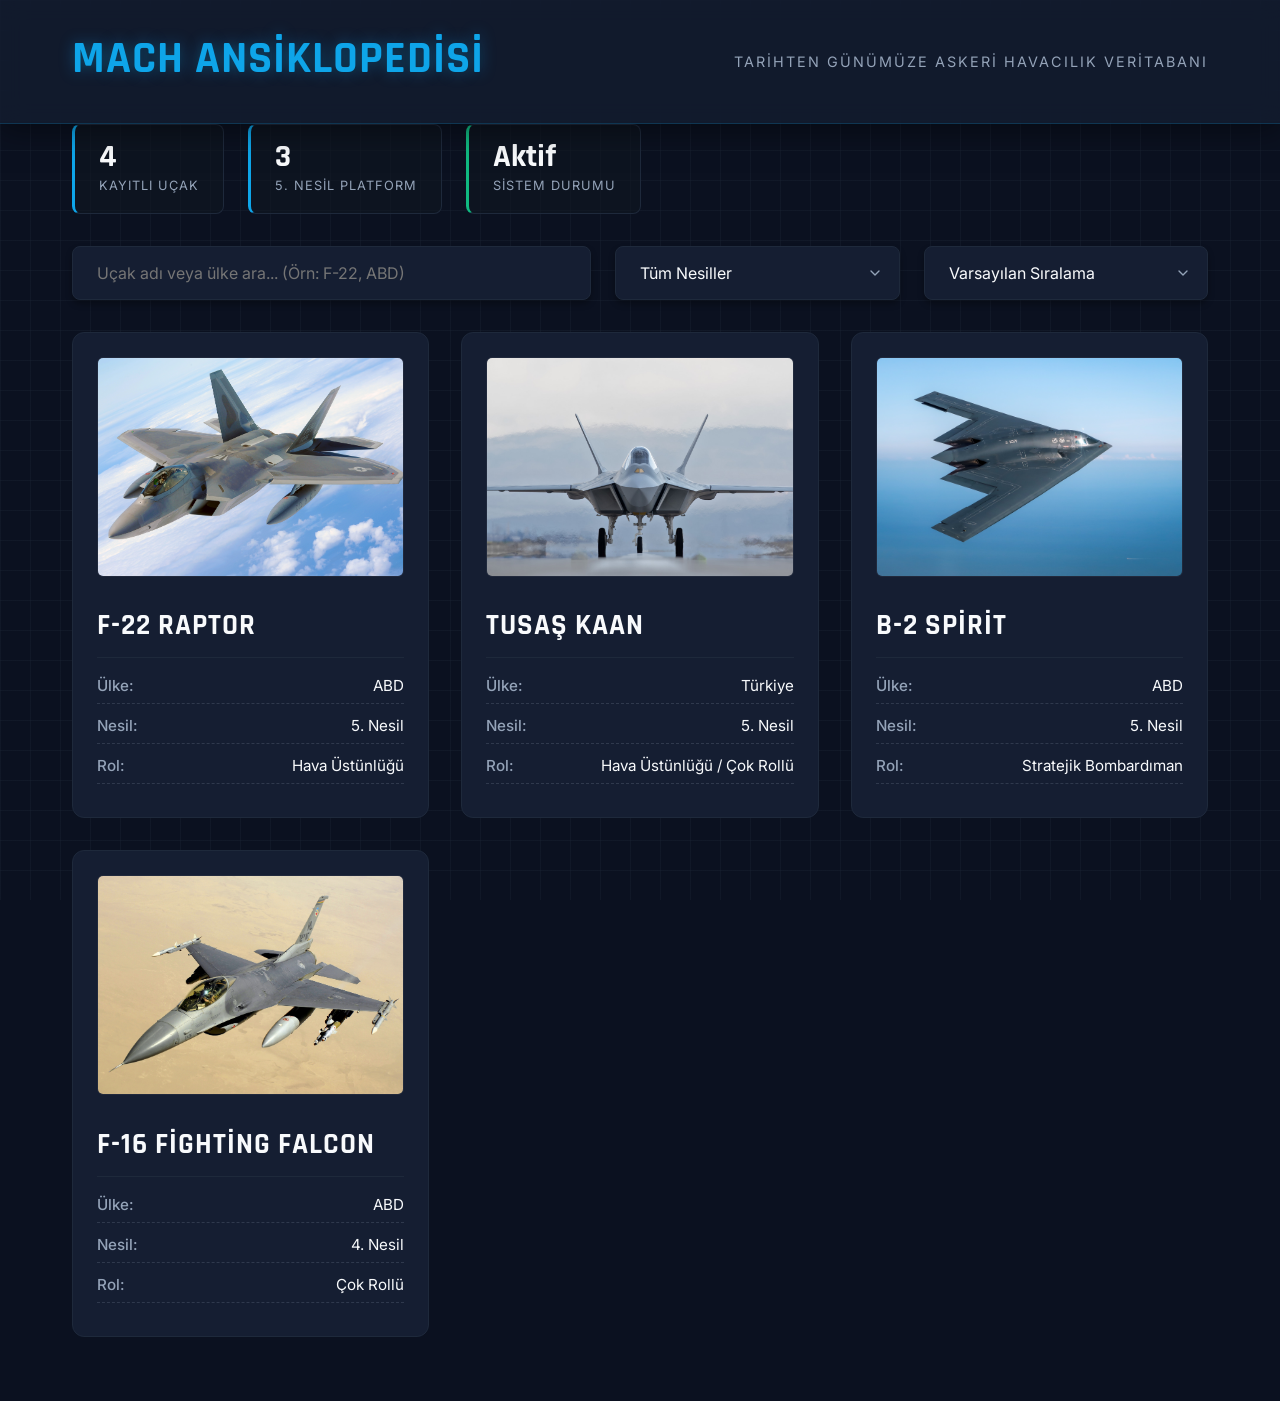
<file: index.html>
<!DOCTYPE html>
<html lang="tr">
<head>
    <meta charset="UTF-8">
    <meta name="viewport" content="width=device-width, initial-scale=1.0">
    <title>Mach Ansiklopedisi</title>
    <link rel="stylesheet" href="style.css">
    <meta name="referrer" content="no-referrer">
    <style>
        /* Ana sayfaya özel ekstra stiller */
        .stats-panel {
            max-width: 1200px;
            margin: 0 auto 1.5rem auto;
            padding: 0 2rem;
            display: flex;
            gap: 1.5rem;
            animation: fadeIn 0.8s ease-out;
        }

        .stat-box {
            background: rgba(15, 23, 32, 0.6);
            border: 1px solid #1e293b;
            padding: 1rem 1.5rem;
            border-radius: 8px;
            display: flex;
            flex-direction: column;
            border-left: 3px solid #0ea5e9;
        }

        .stat-number {
            font-family: 'Rajdhani', sans-serif;
            font-size: 2rem;
            font-weight: bold;
            color: #f8fafc;
            line-height: 1;
            margin-bottom: 0.2rem;
        }

        .stat-label {
            font-size: 0.8rem;
            text-transform: uppercase;
            color: #94a3b8;
            letter-spacing: 1px;
        }

        #sortFilter {
            flex: 1;
            background-color: var(--bg-surface);
            border: 1px solid var(--border-light);
            color: var(--text-main);
            padding: 1rem 1.5rem;
            font-size: 1rem;
            font-family: 'Inter', sans-serif;
            border-radius: 8px;
            outline: none;
            cursor: pointer;
            appearance: none;
            background-image: url("data:image/svg+xml;charset=UTF-8,%3csvg xmlns='http://www.w3.org/2000/svg' viewBox='0 0 24 24' fill='none' stroke='%2394a3b8' stroke-width='2' stroke-linecap='round' stroke-linejoin='round'%3e%3cpolyline points='6 9 12 15 18 9'%3e%3c/polyline%3e%3c/svg%3e");
            background-repeat: no-repeat;
            background-position: right 1rem center;
            background-size: 1em;
            transition: var(--transition-smooth);
        }

        #sortFilter:focus {
            border-color: var(--border-focus);
            box-shadow: 0 0 15px var(--accent-glow);
        }
    </style>
</head>
<body>
    <header>
        <div class="header-inner">
            <h1>Mach Ansiklopedisi</h1>
            <p>Tarihten Günümüze Askeri Havacılık Veritabanı</p>
        </div>
    </header>

    <div class="stats-panel" id="statsPanel">
        <div class="stat-box">
            <span class="stat-number" id="totalPlanes">0</span>
            <span class="stat-label">Kayıtlı Uçak</span>
        </div>
        <div class="stat-box">
            <span class="stat-number" id="fifthGenCount">0</span>
            <span class="stat-label">5. Nesil Platform</span>
        </div>
        <div class="stat-box" style="border-left-color: #10b981;">
            <span class="stat-number">Aktif</span>
            <span class="stat-label">Sistem Durumu</span>
        </div>
    </div>

    <div class="controls-container">
        <input type="text" id="searchInput" placeholder="Uçak adı veya ülke ara... (Örn: F-22, ABD)">
        
        <select id="generationFilter">
            <option value="all">Tüm Nesiller</option>
            <option value="5. Nesil">5. Nesil (Hayalet)</option>
            <option value="4. Nesil">4. Nesil</option>
            <option value="Pervaneli">Pervaneli (WW2)</option>
        </select>

        <select id="sortFilter">
            <option value="default">Varsayılan Sıralama</option>
            <option value="az">İsim (A-Z)</option>
            <option value="za">İsim (Z-A)</option>
        </select>
    </div>

    <main id="plane-container" class="grid-container"></main>

    <script>
        const container = document.getElementById('plane-container');
        const searchInput = document.getElementById('searchInput');
        const generationFilter = document.getElementById('generationFilter');
        const sortFilter = document.getElementById('sortFilter');

        // Verileri tutacağımız global değişken
        let planesData = [];

        // JSON dosyasını çekme (Fetch API)
        fetch('planes.json')
            .then(response => {
                if (!response.ok) throw new Error("Ağ hatası oluştu.");
                return response.json();
            })
            .then(data => {
                planesData = data; 
                updateStats(); // İstatistikleri güncelle
                renderPlanes(planesData); 
            })
            .catch(error => {
                console.error('Veri çekilirken hata:', error);
                container.innerHTML = `<p style="text-align:center; color:#ef4444; font-size:1.2rem; grid-column: 1 / -1;">Veritabanına bağlanılamadı. Lütfen Live Server kullandığınızdan emin olun.</p>`;
            });

        // Üst paneldeki istatistikleri güncelleyen fonksiyon
        function updateStats() {
            document.getElementById('totalPlanes').innerText = planesData.length;
            const fifthGen = planesData.filter(p => p.generation.includes("5. Nesil")).length;
            document.getElementById('fifthGenCount').innerText = fifthGen;
        }

        // Uçakları ekrana basan ana fonksiyon
        function renderPlanes(planesToRender) {
            container.innerHTML = '';
            
            if(planesToRender.length === 0) {
                container.innerHTML = '<p style="text-align:center; width:100%; color:#94a3b8; font-size:1.2rem; grid-column: 1 / -1;">Aradığınız kritere uygun uçak bulunamadı.</p>';
                return;
            }

            planesToRender.forEach(plane => {
                const card = document.createElement('a');
                card.href = `ucak-detay.html?id=${plane.id}`;
                card.classList.add('plane-card');
                card.style.textDecoration = 'none';

                card.innerHTML = `
                    <img src="${plane.mainImage}" alt="${plane.name}">
                    <h2>${plane.name}</h2>
                    <ul class="plane-info">
                        <li><span>Ülke:</span> ${plane.country}</li>
                        <li><span>Nesil:</span> ${plane.generation}</li>
                        <li><span>Rol:</span> ${plane.role}</li>
                    </ul>
                `;
                container.appendChild(card);
            });
        }

        // Arama, Filtreleme ve Sıralama Mantığı
        function applyFiltersAndSort() {
            const searchTerm = searchInput.value.toLowerCase();
            const selectedGeneration = generationFilter.value;
            const selectedSort = sortFilter.value;

            // 1. Filtreleme İşlemi
            let processedData = planesData.filter(plane => {
                const matchesSearch = plane.name.toLowerCase().includes(searchTerm) || 
                                      plane.country.toLowerCase().includes(searchTerm);
                const matchesGen = selectedGeneration === 'all' || plane.generation.includes(selectedGeneration);
                
                return matchesSearch && matchesGen;
            })
            if (selectedSort === 'az') {
                processedData.sort((a, b) => a.name.localeCompare(b.name));
            } else if (selectedSort === 'za') {
                processedData.sort((a, b) => b.name.localeCompare(a.name));
            }

            // Ekrana bas
            renderPlanes(processedData);
        }

        // Olay Dinleyicileri (Event Listeners)
        searchInput.addEventListener('input', applyFiltersAndSort);
        generationFilter.addEventListener('change', applyFiltersAndSort);
        sortFilter.addEventListener('change', applyFiltersAndSort);
    </script>
</body>
</html>
</file>
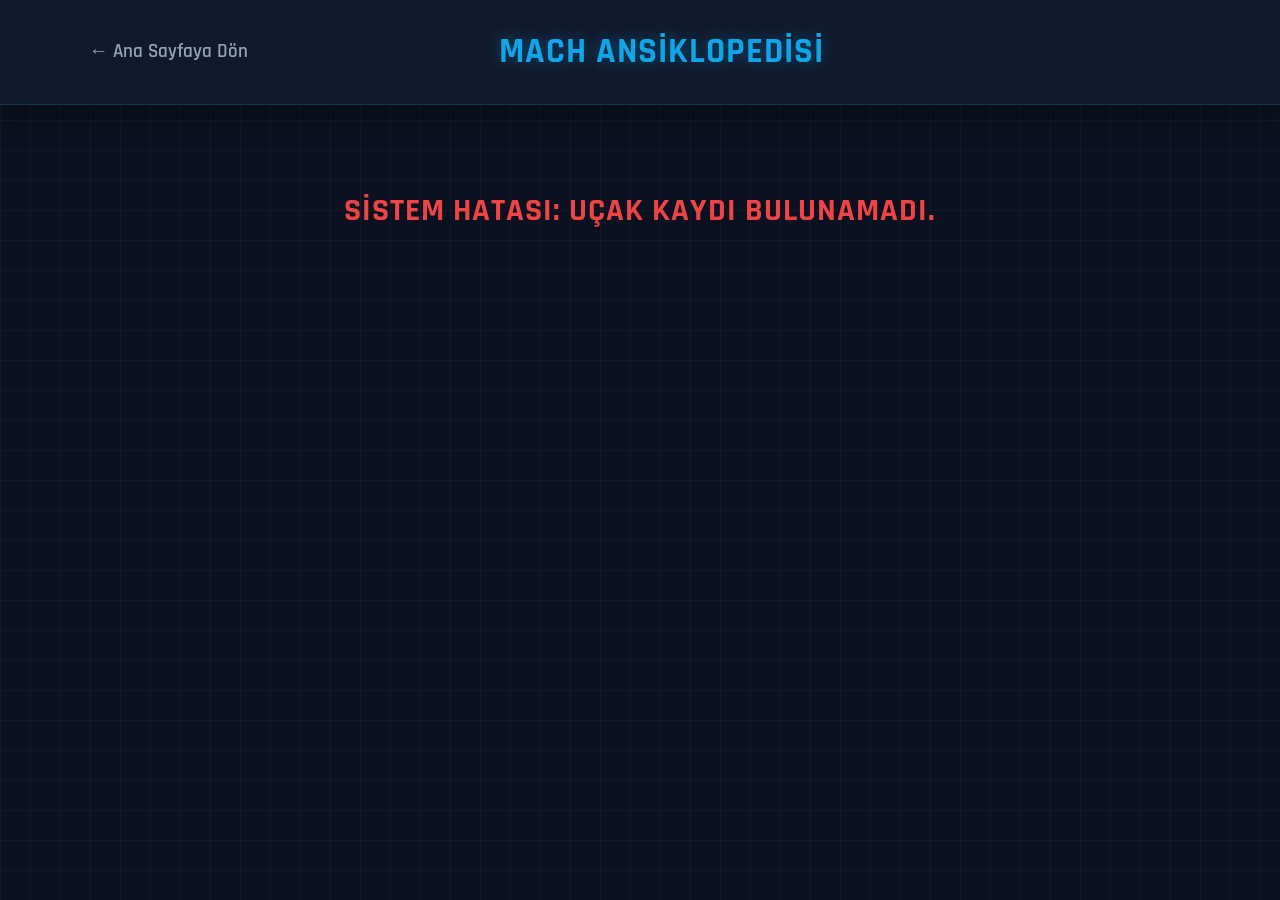
<file: ucak-detay.html>
<!DOCTYPE html>
<html lang="tr">
<head>
    <meta charset="UTF-8">
    <meta name="viewport" content="width=device-width, initial-scale=1.0">
    <title>Uçak Detayı - Mach Ansiklopedisi</title>
    <link rel="stylesheet" href="style.css">
    <meta name="referrer" content="no-referrer">
    <style>
        /* Bu sayfaya özel interaktif buton tasarımları */
        .action-buttons {
            display: flex;
            gap: 1rem;
            justify-content: center;
            margin-bottom: 2.5rem;
        }
        
        .tactical-btn {
            background: rgba(14, 165, 233, 0.1);
            color: #0ea5e9;
            border: 1px solid #0ea5e9;
            padding: 0.8rem 1.5rem;
            border-radius: 6px;
            font-family: 'Rajdhani', sans-serif;
            font-size: 1.1rem;
            font-weight: 600;
            cursor: pointer;
            transition: all 0.3s ease;
            text-transform: uppercase;
            letter-spacing: 1px;
            display: flex;
            align-items: center;
            gap: 8px;
        }

        .tactical-btn:hover {
            background: #0ea5e9;
            color: #0b1120;
            box-shadow: 0 0 15px rgba(14, 165, 233, 0.5);
            transform: translateY(-2px);
        }

        /* Yazdırma (Print) modunda gereksiz yerleri gizleme */
        @media print {
            header, .action-buttons, .back-btn { display: none !important; }
            body { background: white; color: black; }
            .content-section { box-shadow: none; border: 1px solid #ccc; page-break-inside: avoid; }
            .spec-item, .weapons-box { background: transparent; border: 1px solid #eee; }
            * { color: black !important; text-shadow: none !important; }
        }
    </style>
</head>
<body>
    <header>
        <div class="header-inner">
            <a href="index.html" class="back-btn">← Ana Sayfaya Dön</a>
            <h1 style="margin: 0; font-size: 2.2rem;">Mach Ansiklopedisi</h1>
            <div style="width: 150px;"></div> 
        </div>
    </header>

    <main class="detail-container" id="detail-content">
        <p style="text-align: center; color: #94a3b8; margin-top: 3rem;">Şifreli Bağlantı Kuruluyor... Veriler Yükleniyor...</p>
    </main>

    <script>
        const urlParams = new URLSearchParams(window.location.search);
        const planeId = urlParams.get('id');
        const contentDiv = document.getElementById('detail-content');

        // Link Kopyalama Fonksiyonu
        function copyTacticalLink() {
            navigator.clipboard.writeText(window.location.href).then(() => {
                const btn = document.getElementById('copyBtn');
                const originalText = btn.innerHTML;
                btn.innerHTML = "✅ Kopyalandı!";
                btn.style.background = "#10b981";
                btn.style.color = "#0b1120";
                btn.style.borderColor = "#10b981";
                
                setTimeout(() => {
                    btn.innerHTML = originalText;
                    btn.style.background = "";
                    btn.style.color = "";
                    btn.style.borderColor = "";
                }, 2000);
            });
        }

        // Veriyi JSON dosyasından çekiyoruz
        fetch('planes.json')
            .then(response => {
                if (!response.ok) throw new Error("Ağ hatası");
                return response.json();
            })
            .then(data => {
                const plane = data.find(p => p.id === planeId);

                if (plane) {
                    document.title = `${plane.name} - Taktik Dosya`;
                    
                    contentDiv.innerHTML = `
                        <div class="detail-header">
                            <img src="${plane.countryFlag}" alt="${plane.country}" class="flag-icon">
                            <h1 class="plane-title">${plane.name}</h1>
                            <p class="plane-subtitle">${plane.fullName} | ${plane.type}</p>
                        </div>
                        
                        <div class="action-buttons">
                            <button onclick="window.print()" class="tactical-btn">
                                🖨️ Taktik Dosyayı Yazdır
                            </button>
                            <button onclick="copyTacticalLink()" id="copyBtn" class="tactical-btn">
                                🔗 Bağlantıyı Kopyala
                            </button>
                        </div>

                        <img src="${plane.mainImage}" alt="${plane.name}" class="main-image">

                        <div class="content-section">
                            <h2>Teknik Özet</h2>
                            <p class="summary-text">${plane.techSummary}</p>
                        </div>

                        <div class="content-section">
                            <h2>Fiziksel Boyutlar</h2>
                            <div class="specs-grid">
                                <div class="spec-item"><span class="spec-label">Uzunluk:</span> ${plane.dimensions.length}</div>
                                <div class="spec-item"><span class="spec-label">Kanat Açıklığı:</span> ${plane.dimensions.wingspan}</div>
                                <div class="spec-item"><span class="spec-label">Yükseklik:</span> ${plane.dimensions.height}</div>
                                <div class="spec-item"><span class="spec-label">Boş Ağırlık:</span> ${plane.dimensions.emptyWeight}</div>
                                <div class="spec-item"><span class="spec-label">Maks. Kalkış Ağırlığı:</span> ${plane.dimensions.maxTakeoffWeight}</div>
                            </div>
                        </div>

                        <div class="content-section">
                            <h2>Uçuş Performansı</h2>
                            <div class="specs-grid">
                                <div class="spec-item"><span class="spec-label">Maks. Hız:</span> ${plane.performance.topSpeed}</div>
                                <div class="spec-item"><span class="spec-label">Supercruise:</span> ${plane.performance.supercruise}</div>
                                <div class="spec-item"><span class="spec-label">Harekat Yarıçapı:</span> ${plane.performance.combatRadius}</div>
                                <div class="spec-item"><span class="spec-label">Maks. İrtifa:</span> ${plane.performance.maxAltitude}</div>
                                <div class="spec-item"><span class="spec-label">Tırmanma Oranı:</span> ${plane.performance.rateOfClimb}</div>
                                <div class="spec-item"><span class="spec-label">G-Limiti:</span> ${plane.performance.gLimit}</div>
                                <div class="spec-item"><span class="spec-label">İtki/Ağırlık Oranı:</span> ${plane.performance.thrustToWeight}</div>
                            </div>
                        </div>

                        <div class="content-section">
                            <h2>Aviyonik & Sensörler</h2>
                            <div class="weapons-box" style="background: rgba(14, 165, 233, 0.05); border-color: #0ea5e9;">
                                <ul>
                                    <li><span class="spec-label" style="display:inline; color:#0ea5e9;">Radar:</span> ${plane.avionics.radar}</li>
                                    <li><span class="spec-label" style="display:inline; color:#0ea5e9;">Elektronik Harp:</span> ${plane.avionics.electronicWarfare}</li>
                                    <li><span class="spec-label" style="display:inline; color:#0ea5e9;">Radar Kesit Alanı (RCS):</span> ${plane.avionics.rcs}</li>
                                </ul>
                            </div>
                        </div>

                        <div class="content-section">
                            <h2>Silah Sistemleri</h2>
                            <div class="weapons-box">
                                <p><span class="spec-label">İstasyonlar / Kapasite:</span> ${plane.armaments.hardpoints}</p>
                                <p style="margin-top: 10px;"><span class="spec-label">Dahili Top:</span> ${plane.armaments.guns}</p>
                                
                                <h4 style="color: #f8fafc; margin-top: 15px; border-bottom: 1px solid #334155; padding-bottom: 5px;">Hava-Hava Mühimmatları</h4>
                                <ul>
                                    ${plane.armaments.airToAir.map(bomb => `<li>${bomb}</li>`).join('')}
                                </ul>

                                <h4 style="color: #f8fafc; margin-top: 15px; border-bottom: 1px solid #334155; padding-bottom: 5px;">Hava-Yer Mühimmatları</h4>
                                <ul>
                                    ${plane.armaments.airToGround.map(bomb => `<li>${bomb}</li>`).join('')}
                                </ul>
                            </div>
                        </div>

                        <div class="content-section">
                            <h2>Önemli Operasyonlar</h2>
                            <p style="font-style: italic; color: #cbd5e1; font-size: 1.1rem; line-height: 1.8;">${plane.notableMissions}</p>
                        </div>

                        <div class="content-section">
                            <h2>Galeri</h2>
                            <div class="gallery-grid">
                                <img src="${plane.cockpitImage}" alt="Kokpit" class="gallery-image">
                                <img src="${plane.weaponsBayImage}" alt="Silah Bölmesi" class="gallery-image">
                            </div>
                        </div>
                    `;
                } else {
                    contentDiv.innerHTML = `<h1 style="text-align:center; color:#ef4444; margin-top:5rem;">Sistem Hatası: Uçak kaydı bulunamadı.</h1>`;
                }
            })
            .catch(error => {
                console.error('Veri çekme hatası:', error);
                contentDiv.innerHTML = `<h1 style="text-align:center; color:#ef4444; margin-top:5rem;">Güvenli ağa bağlanılamadı. Lütfen sunucunuzu kontrol edin.</h1>`;
            });
    </script>
</body>
</html>
</file>
<file: style.css>
/* ==========================================================================
   MACH ANSIKLOPEDISI - KUSURSUZ TASARIM DOSYASI (style.css)
   ========================================================================== */

/* --- 1. FONTLAR VE DEĞİŞKENLER --- */
@import url('https://fonts.googleapis.com/css2?family=Inter:wght@300;400;500;600&family=Rajdhani:wght@500;600;700&display=swap');

:root {
    /* Renk Paleti - Askeri / Teknoloji Teması */
    --bg-base: #0b1120;         /* En arka plan (Çok koyu lacivert/siyah) */
    --bg-surface: #151e32;      /* Kartların arka planı */
    --bg-surface-glass: rgba(21, 30, 50, 0.7); /* Buzlu cam arka plan */
    
    --accent-primary: #0ea5e9;  /* Taktiksel Mavi (Ana vurgu) */
    --accent-glow: rgba(14, 165, 233, 0.4); /* Mavi parlama efekti */
    --accent-secondary: #10b981; /* Başarı/Onay yeşili */
    --accent-alert: #ef4444;    /* Uyarı/Silah Kırmızısı */
    
    --text-main: #f8fafc;       /* Ana metinler (Parlak beyaz) */
    --text-muted: #94a3b8;      /* Alt metinler (Gri/Mavi) */
    
    --border-light: #1e293b;    /* İnce çerçeveler */
    --border-focus: #38bdf8;    /* Seçili/Aktif çerçeveler */

    /* Geçiş Süreleri */
    --transition-fast: 0.1s ease;
    --transition-smooth: 0.3s cubic-bezier(0.4, 0, 0.2, 1);
}

/* --- 2. SIFIRLAMA VE TEMEL AYARLAR --- */
* {
    margin: 0;
    padding: 0;
    box-sizing: border-box;
}

body {
    background-color: var(--bg-base);
    color: var(--text-main);
    font-family: 'Inter', sans-serif;
    line-height: 1.6;
    overflow-x: hidden;
    /* İnce bir askeri ızgara (grid) arka plan deseni */
    background-image: 
        linear-gradient(rgba(30, 41, 59, 0.3) 1px, transparent 1px),
        linear-gradient(90deg, rgba(30, 41, 59, 0.3) 1px, transparent 1px);
    background-size: 30px 30px;
    background-attachment: fixed;
}

/* Özel Kaydırma Çubuğu (Scrollbar) */
::-webkit-scrollbar { width: 10px; }
::-webkit-scrollbar-track { background: var(--bg-base); }
::-webkit-scrollbar-thumb { background: #334155; border-radius: 5px; }
::-webkit-scrollbar-thumb:hover { background: var(--accent-primary); }

::selection { background-color: var(--accent-primary); color: #fff; }

h1, h2, h3, h4 {
    font-family: 'Rajdhani', sans-serif;
    letter-spacing: 1px;
    text-transform: uppercase;
}

/* --- 3. HEADER VE NAVİGASYON --- */
header {
    background: var(--bg-surface-glass);
    backdrop-filter: blur(12px);
    -webkit-backdrop-filter: blur(12px);
    border-bottom: 1px solid rgba(14, 165, 233, 0.2);
    box-shadow: 0 4px 30px rgba(0, 0, 0, 0.5);
    padding: 1.5rem 0;
    text-align: center;
    position: sticky;
    top: 0;
    z-index: 1000;
    overflow: hidden; /* Radar efekti taşmasın diye */
}

/* YENİ: Header Radar Tarama Efekti */
header::before {
    content: '';
    position: absolute;
    top: 0;
    left: -100%;
    width: 30%;
    height: 2px;
    background: linear-gradient(90deg, transparent, var(--accent-secondary), transparent);
    animation: radarScan 4s linear infinite;
}

@keyframes radarScan {
    0% { left: -30%; }
    100% { left: 130%; }
}

header h1 {
    font-size: 2.8rem;
    color: var(--accent-primary);
    text-shadow: 0 0 15px var(--accent-glow);
    margin-bottom: 0.2rem;
}

header p {
    color: var(--text-muted);
    font-size: 0.9rem;
    letter-spacing: 2px;
    text-transform: uppercase;
}

.header-inner {
    max-width: 1200px;
    margin: 0 auto;
    display: flex;
    align-items: center;
    justify-content: space-between;
    padding: 0 2rem;
}

.back-btn {
    color: var(--text-muted);
    text-decoration: none;
    font-family: 'Rajdhani', sans-serif;
    font-weight: 600;
    font-size: 1.2rem;
    display: flex;
    align-items: center;
    gap: 8px;
    transition: var(--transition-smooth);
    padding: 8px 16px;
    border-radius: 6px;
    border: 1px solid transparent;
}

.back-btn:hover {
    color: var(--accent-primary);
    border-color: var(--accent-primary);
    background: rgba(14, 165, 233, 0.1);
    box-shadow: 0 0 10px var(--accent-glow);
}

.back-btn:active { transform: scale(0.95); } /* Tıklama Efekti */

/* --- 4. ANA SAYFA: İSTATİSTİK PANELİ --- */
.stats-panel {
    max-width: 1200px;
    margin: 0 auto 1.5rem auto;
    padding: 0 2rem;
    display: flex;
    gap: 1.5rem;
    animation: fadeIn 0.8s ease-out;
}

.stat-box {
    background: rgba(15, 23, 32, 0.6);
    border: 1px solid var(--border-light);
    padding: 1rem 1.5rem;
    border-radius: 8px;
    display: flex;
    flex-direction: column;
    border-left: 3px solid var(--accent-primary);
}

.stat-number {
    font-family: 'Rajdhani', sans-serif;
    font-size: 2rem;
    font-weight: bold;
    color: var(--text-main);
    line-height: 1;
    margin-bottom: 0.2rem;
}

.stat-label {
    font-size: 0.8rem;
    text-transform: uppercase;
    color: var(--text-muted);
    letter-spacing: 1px;
}

/* --- 5. ARAMA VE FİLTRELEME --- */
.controls-container {
    max-width: 1200px;
    margin: 2rem auto;
    padding: 0 2rem;
    display: flex;
    gap: 1.5rem;
    animation: fadeInDown 0.6s ease-out;
}

#searchInput, #generationFilter, #sortFilter {
    background-color: var(--bg-surface);
    border: 1px solid var(--border-light);
    color: var(--text-main);
    padding: 1rem 1.5rem;
    font-size: 1rem;
    font-family: 'Inter', sans-serif;
    border-radius: 8px;
    outline: none;
    transition: var(--transition-smooth);
    box-shadow: 0 4px 6px rgba(0, 0, 0, 0.3);
}

#searchInput { flex: 2; }

#generationFilter, #sortFilter {
    flex: 1;
    cursor: pointer;
    appearance: none;
    background-image: url("data:image/svg+xml;charset=UTF-8,%3csvg xmlns='http://www.w3.org/2000/svg' viewBox='0 0 24 24' fill='none' stroke='%2394a3b8' stroke-width='2' stroke-linecap='round' stroke-linejoin='round'%3e%3cpolyline points='6 9 12 15 18 9'%3e%3c/polyline%3e%3c/svg%3e");
    background-repeat: no-repeat;
    background-position: right 1rem center;
    background-size: 1em;
}

#searchInput:focus, #generationFilter:focus, #sortFilter:focus {
    border-color: var(--border-focus);
    box-shadow: 0 0 15px var(--accent-glow);
    background-color: rgba(21, 30, 50, 0.9);
}

/* --- 6. ANA SAYFA - UÇAK KARTLARI (GRID) --- */
.grid-container {
    display: grid;
    grid-template-columns: repeat(auto-fill, minmax(320px, 1fr));
    gap: 2rem;
    padding: 0 2rem 4rem 2rem;
    max-width: 1200px;
    margin: 0 auto;
}

.plane-card {
    background-color: var(--bg-surface);
    border-radius: 12px;
    padding: 1.5rem;
    text-decoration: none;
    color: inherit;
    border: 1px solid var(--border-light);
    position: relative;
    overflow: hidden;
    transition: var(--transition-smooth);
    animation: fadeInUp 0.6s ease-out forwards;
    opacity: 0;
    transform: translateY(20px);
}

.plane-card:nth-child(1) { animation-delay: 0.1s; }
.plane-card:nth-child(2) { animation-delay: 0.2s; }
.plane-card:nth-child(3) { animation-delay: 0.3s; }
.plane-card:nth-child(4) { animation-delay: 0.4s; }

.plane-card::before {
    content: '';
    position: absolute;
    top: 0;
    left: -100%;
    width: 50%;
    height: 100%;
    background: linear-gradient(to right, transparent, rgba(14, 165, 233, 0.1), transparent);
    transform: skewX(-25deg);
    transition: 0.5s;
    z-index: 1;
}

.plane-card:hover::before { left: 125%; }

.plane-card:hover {
    transform: translateY(-8px);
    border-color: var(--accent-primary);
    box-shadow: 0 12px 25px rgba(0, 0, 0, 0.5), 0 0 15px var(--accent-glow);
}

.plane-card:active { transform: translateY(-4px); } /* Tıklama Efekti */

.plane-card img {
    width: 100%;
    height: 220px;
    object-fit: cover;
    object-position: center;
    border-radius: 6px;
    margin-bottom: 1.2rem;
    border: 1px solid rgba(255,255,255,0.05);
    transition: var(--transition-smooth);
}

.plane-card:hover img { filter: contrast(1.1) brightness(1.1); }

.plane-card h2 {
    font-size: 1.8rem;
    margin-bottom: 1rem;
    border-bottom: 1px solid var(--border-light);
    padding-bottom: 0.5rem;
    position: relative;
    z-index: 2;
}

.plane-info { list-style: none; position: relative; z-index: 2; }
.plane-info li {
    margin-bottom: 0.6rem;
    font-size: 0.95rem;
    display: flex;
    justify-content: space-between;
    border-bottom: 1px dashed rgba(148, 163, 184, 0.2);
    padding-bottom: 0.3rem;
}
.plane-info span { font-weight: 500; color: var(--text-muted); }

/* --- 7. UÇAK DETAY SAYFASI --- */
.detail-container {
    max-width: 1000px;
    margin: 0 auto;
    padding: 0 2rem 4rem 2rem;
    animation: fadeIn 0.8s ease-out;
}

.detail-header { text-align: center; margin-bottom: 2.5rem; position: relative; }

.flag-icon {
    height: 30px;
    margin-right: 15px;
    vertical-align: middle;
    border-radius: 4px;
    box-shadow: 0 0 10px rgba(0,0,0,0.5);
}

.plane-title {
    font-size: 3.5rem;
    display: inline-block;
    vertical-align: middle;
    text-shadow: 0 0 20px rgba(255,255,255,0.1);
}

.plane-subtitle {
    font-size: 1.2rem;
    color: var(--accent-primary);
    margin-top: 0.5rem;
    font-family: 'Rajdhani', sans-serif;
    letter-spacing: 2px;
}

/* Detay Sayfası Butonları (Yazdır / Kopyala) */
.action-buttons {
    display: flex;
    gap: 1rem;
    justify-content: center;
    margin-bottom: 2.5rem;
}

.tactical-btn {
    background: rgba(14, 165, 233, 0.1);
    color: var(--accent-primary);
    border: 1px solid var(--accent-primary);
    padding: 0.8rem 1.5rem;
    border-radius: 6px;
    font-family: 'Rajdhani', sans-serif;
    font-size: 1.1rem;
    font-weight: 600;
    cursor: pointer;
    transition: var(--transition-smooth);
    text-transform: uppercase;
    letter-spacing: 1px;
    display: flex;
    align-items: center;
    gap: 8px;
}

.tactical-btn:hover {
    background: var(--accent-primary);
    color: var(--bg-base);
    box-shadow: 0 0 15px var(--accent-glow);
    transform: translateY(-2px);
}

.tactical-btn:active { transform: translateY(0); } /* Tıklama Efekti */

.main-image {
    width: 100%;
    aspect-ratio: 16 / 9;
    object-fit: cover;
    object-position: center;
    border-radius: 12px;
    border: 1px solid var(--border-light);
    margin-bottom: 3rem;
    box-shadow: 0 20px 40px rgba(0,0,0,0.6);
}

.content-section {
    margin-bottom: 3.5rem;
    background: var(--bg-surface);
    padding: 2.5rem;
    border-radius: 12px;
    border: 1px solid var(--border-light);
    box-shadow: 0 10px 30px rgba(0,0,0,0.3);
    position: relative;
    overflow: hidden;
}

.content-section::before {
    content: '';
    position: absolute;
    left: 0;
    top: 0;
    height: 100%;
    width: 4px;
    background: var(--accent-primary);
    box-shadow: 0 0 10px var(--accent-primary);
}

.content-section h2 {
    color: var(--accent-primary);
    font-size: 2rem;
    margin-bottom: 1.5rem;
    display: flex;
    align-items: center;
    gap: 10px;
}

.content-section h2::before { content: '■'; font-size: 1rem; color: var(--text-muted); }

.summary-text { font-size: 1.1rem; line-height: 1.8; }

.specs-grid {
    display: grid;
    grid-template-columns: repeat(auto-fit, minmax(280px, 1fr));
    gap: 1.5rem;
}

.spec-item {
    background: rgba(15, 23, 32, 0.5);
    padding: 1rem 1.5rem;
    border-radius: 8px;
    border-left: 2px solid var(--text-muted);
    transition: var(--transition-fast);
}

.spec-item:hover {
    border-left-color: var(--accent-primary);
    background: rgba(14, 165, 233, 0.05);
}

.spec-label {
    display: block;
    font-size: 0.85rem;
    text-transform: uppercase;
    color: var(--text-muted);
    margin-bottom: 0.3rem;
    font-weight: 600;
}

/* Silah Sistemleri Kutusu */
.weapons-box {
    background: repeating-linear-gradient(
        45deg,
        rgba(30, 41, 59, 0.3),
        rgba(30, 41, 59, 0.3) 10px,
        rgba(15, 23, 32, 0.3) 10px,
        rgba(15, 23, 32, 0.3) 20px
    );
    padding: 1.5rem;
    border-radius: 8px;
    border: 1px solid var(--border-light);
}

.weapons-box ul { margin-top: 1rem; margin-left: 1rem; list-style-type: none; }
.weapons-box li { margin-bottom: 0.8rem; position: relative; padding-left: 1.5rem; }
.weapons-box li::before {
    content: '⌖';
    position: absolute;
    left: 0;
    top: 0;
    color: var(--accent-alert); 
    font-size: 1.2rem;
    line-height: 1;
}

.gallery-grid {
    display: grid;
    grid-template-columns: repeat(auto-fit, minmax(350px, 1fr));
    gap: 1.5rem;
}

.gallery-image {
    width: 100%;
    height: 250px;
    object-fit: cover;
    object-position: center;
    border-radius: 8px;
    border: 2px solid transparent;
    transition: var(--transition-smooth);
    cursor: crosshair;
}

.gallery-image:hover {
    transform: scale(1.03);
    border-color: var(--accent-primary);
    box-shadow: 0 10px 20px rgba(0,0,0,0.5);
    z-index: 10;
}

/* --- 8. ANİMASYONLAR (Keyframes) --- */
@keyframes fadeInUp {
    from { opacity: 0; transform: translateY(30px); }
    to { opacity: 1; transform: translateY(0); }
}

@keyframes fadeInDown {
    from { opacity: 0; transform: translateY(-20px); }
    to { opacity: 1; transform: translateY(0); }
}

@keyframes fadeIn {
    from { opacity: 0; }
    to { opacity: 1; }
}

/* --- 9. YAZDIRMA (PRINT) STİLLERİ --- */
@media print {
    header, .action-buttons, .back-btn, .controls-container, .stats-panel { display: none !important; }
    body { background: white; color: black; background-image: none; }
    .content-section { box-shadow: none; border: 1px solid #ccc; page-break-inside: avoid; }
    .spec-item, .weapons-box { background: transparent; border: 1px solid #eee; }
    * { color: black !important; text-shadow: none !important; }
}

/* --- 10. MOBİL UYUMLULUK --- */
@media (max-width: 768px) {
    header h1 { font-size: 2rem; }
    .header-inner { flex-direction: column; gap: 1rem; }
    .stats-panel { flex-direction: column; gap: 0.5rem; }
    .controls-container { flex-direction: column; }
    .plane-title { font-size: 2.2rem; }
    .content-section { padding: 1.5rem; }
    .gallery-grid { grid-template-columns: 1fr; }
    .action-buttons { flex-direction: column; }
}
</file>
